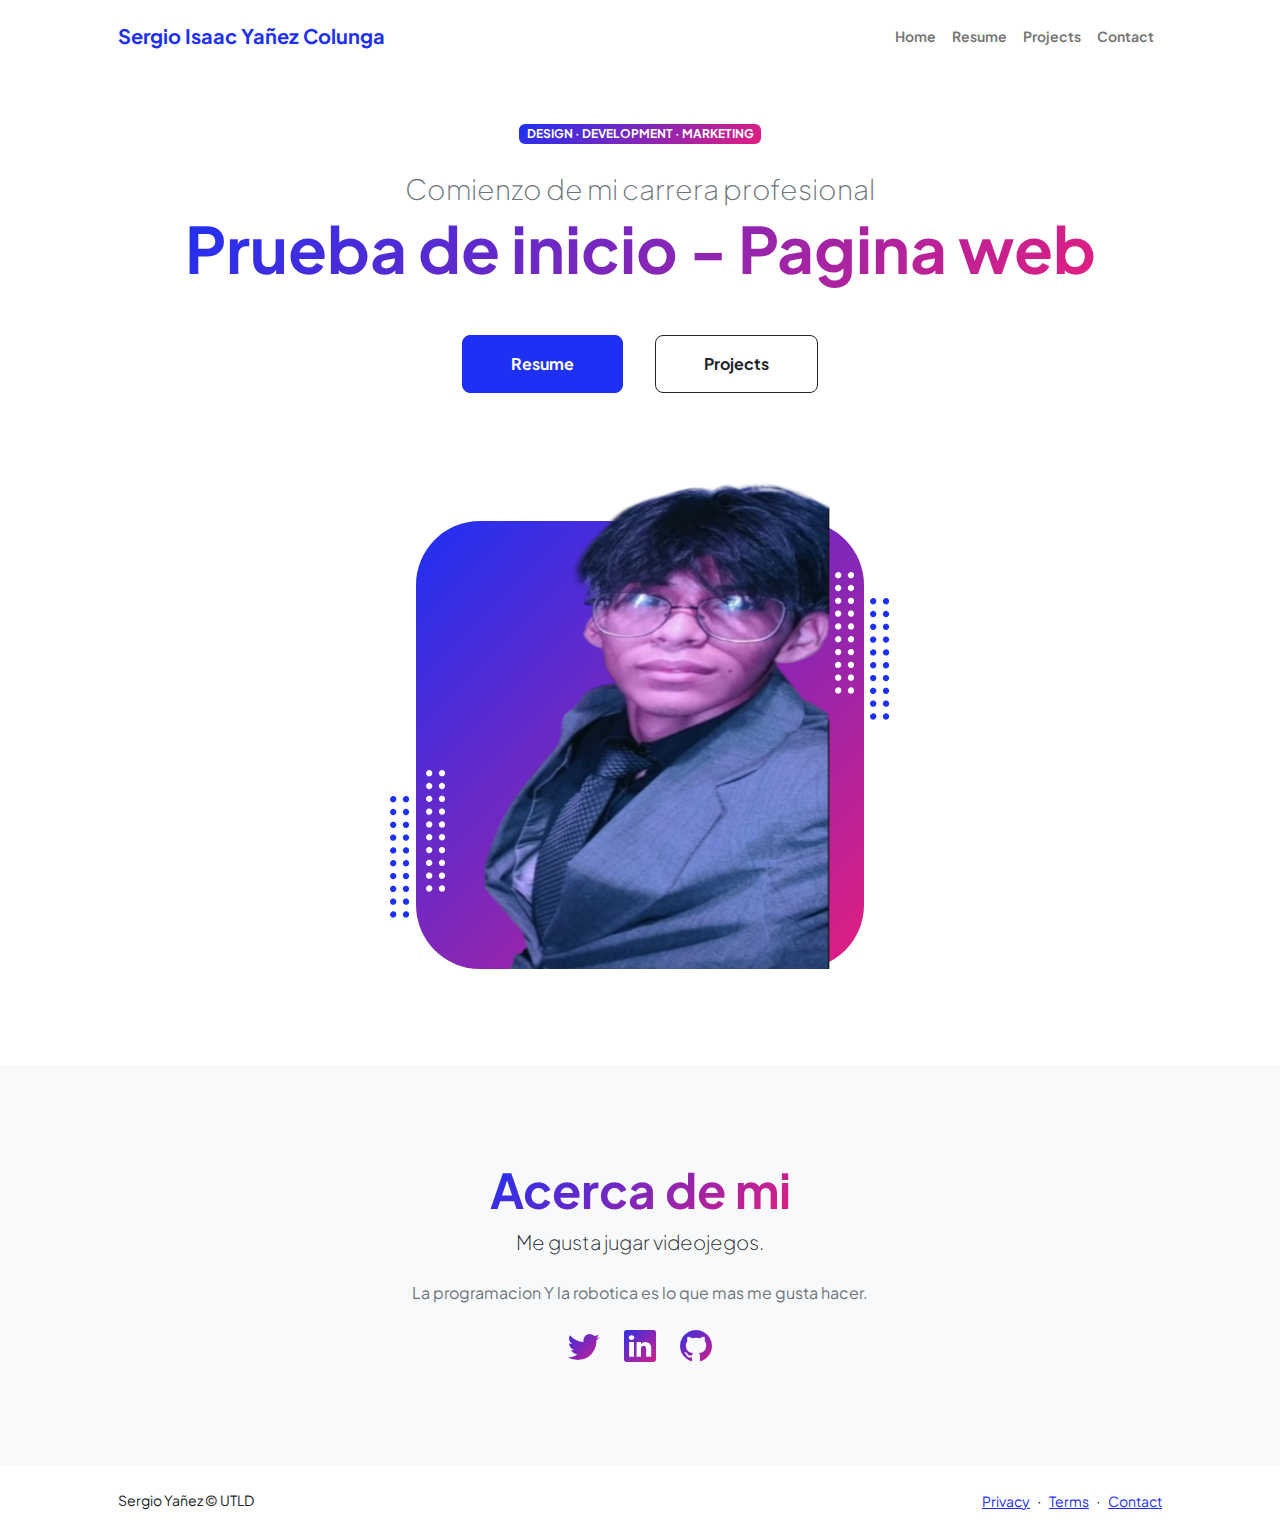
<file: index.html>
<!DOCTYPE html>
<html lang="en">
    <head>
        <meta charset="utf-8" />
        <meta name="viewport" content="width=device-width, initial-scale=1, shrink-to-fit=no" />
        <meta name="description" content="" />
        <meta name="author" content="" />
        <title>Personal - Start Bootstrap Theme</title>
        <!-- Favicon-->
        <link rel="icon" type="image/x-icon" href="assets/favicon.ico" />
        <!-- Custom Google font-->
        <link rel="preconnect" href="https://fonts.googleapis.com" />
        <link rel="preconnect" href="https://fonts.gstatic.com" crossorigin />
        <link href="https://fonts.googleapis.com/css2?family=Plus+Jakarta+Sans:wght@100;200;300;400;500;600;700;800;900&amp;display=swap" rel="stylesheet" />
        <!-- Bootstrap icons-->
        <link href="https://cdn.jsdelivr.net/npm/bootstrap-icons@1.8.1/font/bootstrap-icons.css" rel="stylesheet" />
        <!-- Core theme CSS (includes Bootstrap)-->
        <link href="css/styles.css" rel="stylesheet" />
    </head>
    <body class="d-flex flex-column h-100">
        <main class="flex-shrink-0">
            <!-- Navigation-->
            <nav class="navbar navbar-expand-lg navbar-light bg-white py-3">
                <div class="container px-5">
                    <a class="navbar-brand" href="index.html"><span class="fw-bolder text-primary">Sergio Isaac Yañez Colunga</span></a>
                    <button class="navbar-toggler" type="button" data-bs-toggle="collapse" data-bs-target="#navbarSupportedContent" aria-controls="navbarSupportedContent" aria-expanded="false" aria-label="Toggle navigation"><span class="navbar-toggler-icon"></span></button>
                    <div class="collapse navbar-collapse" id="navbarSupportedContent">
                        <ul class="navbar-nav ms-auto mb-2 mb-lg-0 small fw-bolder">
                            <li class="nav-item"><a class="nav-link" href="index.html">Home</a></li>
                            <li class="nav-item"><a class="nav-link" href="resume.html">Resume</a></li>
                            <li class="nav-item"><a class="nav-link" href="projects.html">Projects</a></li>
                            <li class="nav-item"><a class="nav-link" href="contact.html">Contact</a></li>
                        </ul>
                    </div>
                </div>
            </nav>
            <!-- Header-->
            <header class="py-5">
                <div class="container px-5 pb-5">
                    <div class="row gx-5 align-items-center">
                        <div class="col-xxl-5">
                            <!-- Header text content-->
                            <div class="text-center text-xxl-start">
                                <div class="badge bg-gradient-primary-to-secondary text-white mb-4"><div class="text-uppercase">Design &middot; Development &middot; Marketing</div></div>
                                <div class="fs-3 fw-light text-muted">Comienzo de mi carrera profesional</div>
                                <h1 class="display-3 fw-bolder mb-5"><span class="text-gradient d-inline">Prueba de inicio - Pagina web</span></h1>
                                <div class="d-grid gap-3 d-sm-flex justify-content-sm-center justify-content-xxl-start mb-3">
                                    <a class="btn btn-primary btn-lg px-5 py-3 me-sm-3 fs-6 fw-bolder" href="resume.html">Resume</a>
                                    <a class="btn btn-outline-dark btn-lg px-5 py-3 fs-6 fw-bolder" href="projects.html">Projects</a>
                                </div>
                            </div>
                        </div>
                        <div class="col-xxl-7">
                            <!-- Header profile picture-->
                            <div class="d-flex justify-content-center mt-5 mt-xxl-0">
                                <div class="profile bg-gradient-primary-to-secondary">
                                    <!-- TIP: For best results, use a photo with a transparent background like the demo example below-->
                                    <!-- Watch a tutorial on how to do this on YouTube (link)-->
                                    <img class="profile-img" src="assets/profile.png" alt="..." />
                                    <div class="dots-1">
                                        <!-- SVG Dots-->
                                        <svg version="1.1" xmlns="http://www.w3.org/2000/svg" xmlns:xlink="http://www.w3.org/1999/xlink" x="0px" y="0px" viewBox="0 0 191.6 1215.4" style="enable-background: new 0 0 191.6 1215.4" xml:space="preserve">
                                            <g transform="translate(0.000000,1280.000000) scale(0.100000,-0.100000)">
                                                <path d="M227.7,12788.6c-105-35-200-141-222-248c-43-206,163-412,369-369c155,32,275,190,260,339c-11,105-90,213-190,262        C383.7,12801.6,289.7,12808.6,227.7,12788.6z"></path>
                                                <path d="M1507.7,12788.6c-151-50-253-216-222-362c25-119,136-230,254-255c194-41,395,142,375,339c-11,105-90,213-190,262        C1663.7,12801.6,1569.7,12808.6,1507.7,12788.6z"></path>
                                                <path d="M227.7,11508.6c-105-35-200-141-222-248c-43-206,163-412,369-369c155,32,275,190,260,339c-11,105-90,213-190,262        C383.7,11521.6,289.7,11528.6,227.7,11508.6z"></path>
                                                <path d="M1507.7,11508.6c-151-50-253-216-222-362c25-119,136-230,254-255c194-41,395,142,375,339c-11,105-90,213-190,262        C1663.7,11521.6,1569.7,11528.6,1507.7,11508.6z"></path>
                                                <path d="M227.7,10228.6c-105-35-200-141-222-248c-43-206,163-412,369-369c155,32,275,190,260,339c-11,105-90,213-190,262        C383.7,10241.6,289.7,10248.6,227.7,10228.6z"></path>
                                                <path d="M1507.7,10228.6c-105-35-200-141-222-248c-43-206,163-412,369-369c155,32,275,190,260,339c-11,105-90,213-190,262        C1663.7,10241.6,1569.7,10248.6,1507.7,10228.6z"></path>
                                                <path d="M227.7,8948.6c-105-35-200-141-222-248c-43-206,163-412,369-369c155,32,275,190,260,339c-11,105-90,213-190,262        C383.7,8961.6,289.7,8968.6,227.7,8948.6z"></path>
                                                <path d="M1507.7,8948.6c-105-35-200-141-222-248c-43-206,163-412,369-369c155,32,275,190,260,339c-11,105-90,213-190,262        C1663.7,8961.6,1569.7,8968.6,1507.7,8948.6z"></path>
                                                <path d="M227.7,7668.6c-105-35-200-141-222-248c-43-206,163-412,369-369c155,32,275,190,260,339c-11,105-90,213-190,262        C383.7,7681.6,289.7,7688.6,227.7,7668.6z"></path>
                                                <path d="M1507.7,7668.6c-105-35-200-141-222-248c-43-206,163-412,369-369c155,32,275,190,260,339c-11,105-90,213-190,262        C1663.7,7681.6,1569.7,7688.6,1507.7,7668.6z"></path>
                                                <path d="M227.7,6388.6c-105-35-200-141-222-248c-43-206,163-412,369-369c155,32,275,190,260,339c-11,105-90,213-190,262        C383.7,6401.6,289.7,6408.6,227.7,6388.6z"></path>
                                                <path d="M1507.7,6388.6c-105-35-200-141-222-248c-43-206,163-412,369-369c155,32,275,190,260,339c-11,105-90,213-190,262        C1663.7,6401.6,1569.7,6408.6,1507.7,6388.6z"></path>
                                                <path d="M227.7,5108.6c-105-35-200-141-222-248c-43-206,163-412,369-369c155,32,275,190,260,339c-11,105-90,213-190,262        C383.7,5121.6,289.7,5128.6,227.7,5108.6z"></path>
                                                <path d="M1507.7,5108.6c-105-35-200-141-222-248c-43-206,163-412,369-369c155,32,275,190,260,339c-11,105-90,213-190,262        C1663.7,5121.6,1569.7,5128.6,1507.7,5108.6z"></path>
                                                <path d="M227.7,3828.6c-105-35-200-141-222-248c-43-206,163-412,369-369c155,32,275,190,260,339c-11,105-90,213-190,262        C383.7,3841.6,289.7,3848.6,227.7,3828.6z"></path>
                                                <path d="M1507.7,3828.6c-105-35-200-141-222-248c-43-206,163-412,369-369c155,32,275,190,260,339c-11,105-90,213-190,262        C1663.7,3841.6,1569.7,3848.6,1507.7,3828.6z"></path>
                                                <path d="M227.7,2548.6c-105-35-200-141-222-248c-43-206,163-412,369-369c155,32,275,190,260,339c-11,105-90,213-190,262        C383.7,2561.6,289.7,2568.6,227.7,2548.6z"></path>
                                                <path d="M1507.7,2548.6c-105-35-200-141-222-248c-43-206,163-412,369-369c155,32,275,190,260,339c-11,105-90,213-190,262        C1663.7,2561.6,1569.7,2568.6,1507.7,2548.6z"></path>
                                                <path d="M227.7,1268.6c-105-35-200-141-222-248c-43-206,163-412,369-369c155,32,275,190,260,339c-11,105-90,213-190,262        C383.7,1281.6,289.7,1288.6,227.7,1268.6z"></path>
                                                <path d="M1507.7,1268.6c-105-35-200-141-222-248c-43-206,163-412,369-369c155,32,275,190,260,339c-11,105-90,213-190,262        C1663.7,1281.6,1569.7,1288.6,1507.7,1268.6z"></path>
                                            </g>
                                        </svg>
                                        <!-- END of SVG dots-->
                                    </div>
                                    <div class="dots-2">
                                        <!-- SVG Dots-->
                                        <svg version="1.1" xmlns="http://www.w3.org/2000/svg" xmlns:xlink="http://www.w3.org/1999/xlink" x="0px" y="0px" viewBox="0 0 191.6 1215.4" style="enable-background: new 0 0 191.6 1215.4" xml:space="preserve">
                                            <g transform="translate(0.000000,1280.000000) scale(0.100000,-0.100000)">
                                                <path d="M227.7,12788.6c-105-35-200-141-222-248c-43-206,163-412,369-369c155,32,275,190,260,339c-11,105-90,213-190,262        C383.7,12801.6,289.7,12808.6,227.7,12788.6z"></path>
                                                <path d="M1507.7,12788.6c-151-50-253-216-222-362c25-119,136-230,254-255c194-41,395,142,375,339c-11,105-90,213-190,262        C1663.7,12801.6,1569.7,12808.6,1507.7,12788.6z"></path>
                                                <path d="M227.7,11508.6c-105-35-200-141-222-248c-43-206,163-412,369-369c155,32,275,190,260,339c-11,105-90,213-190,262        C383.7,11521.6,289.7,11528.6,227.7,11508.6z"></path>
                                                <path d="M1507.7,11508.6c-151-50-253-216-222-362c25-119,136-230,254-255c194-41,395,142,375,339c-11,105-90,213-190,262        C1663.7,11521.6,1569.7,11528.6,1507.7,11508.6z"></path>
                                                <path d="M227.7,10228.6c-105-35-200-141-222-248c-43-206,163-412,369-369c155,32,275,190,260,339c-11,105-90,213-190,262        C383.7,10241.6,289.7,10248.6,227.7,10228.6z"></path>
                                                <path d="M1507.7,10228.6c-105-35-200-141-222-248c-43-206,163-412,369-369c155,32,275,190,260,339c-11,105-90,213-190,262        C1663.7,10241.6,1569.7,10248.6,1507.7,10228.6z"></path>
                                                <path d="M227.7,8948.6c-105-35-200-141-222-248c-43-206,163-412,369-369c155,32,275,190,260,339c-11,105-90,213-190,262        C383.7,8961.6,289.7,8968.6,227.7,8948.6z"></path>
                                                <path d="M1507.7,8948.6c-105-35-200-141-222-248c-43-206,163-412,369-369c155,32,275,190,260,339c-11,105-90,213-190,262        C1663.7,8961.6,1569.7,8968.6,1507.7,8948.6z"></path>
                                                <path d="M227.7,7668.6c-105-35-200-141-222-248c-43-206,163-412,369-369c155,32,275,190,260,339c-11,105-90,213-190,262        C383.7,7681.6,289.7,7688.6,227.7,7668.6z"></path>
                                                <path d="M1507.7,7668.6c-105-35-200-141-222-248c-43-206,163-412,369-369c155,32,275,190,260,339c-11,105-90,213-190,262        C1663.7,7681.6,1569.7,7688.6,1507.7,7668.6z"></path>
                                                <path d="M227.7,6388.6c-105-35-200-141-222-248c-43-206,163-412,369-369c155,32,275,190,260,339c-11,105-90,213-190,262        C383.7,6401.6,289.7,6408.6,227.7,6388.6z"></path>
                                                <path d="M1507.7,6388.6c-105-35-200-141-222-248c-43-206,163-412,369-369c155,32,275,190,260,339c-11,105-90,213-190,262        C1663.7,6401.6,1569.7,6408.6,1507.7,6388.6z"></path>
                                                <path d="M227.7,5108.6c-105-35-200-141-222-248c-43-206,163-412,369-369c155,32,275,190,260,339c-11,105-90,213-190,262        C383.7,5121.6,289.7,5128.6,227.7,5108.6z"></path>
                                                <path d="M1507.7,5108.6c-105-35-200-141-222-248c-43-206,163-412,369-369c155,32,275,190,260,339c-11,105-90,213-190,262        C1663.7,5121.6,1569.7,5128.6,1507.7,5108.6z"></path>
                                                <path d="M227.7,3828.6c-105-35-200-141-222-248c-43-206,163-412,369-369c155,32,275,190,260,339c-11,105-90,213-190,262        C383.7,3841.6,289.7,3848.6,227.7,3828.6z"></path>
                                                <path d="M1507.7,3828.6c-105-35-200-141-222-248c-43-206,163-412,369-369c155,32,275,190,260,339c-11,105-90,213-190,262        C1663.7,3841.6,1569.7,3848.6,1507.7,3828.6z"></path>
                                                <path d="M227.7,2548.6c-105-35-200-141-222-248c-43-206,163-412,369-369c155,32,275,190,260,339c-11,105-90,213-190,262        C383.7,2561.6,289.7,2568.6,227.7,2548.6z"></path>
                                                <path d="M1507.7,2548.6c-105-35-200-141-222-248c-43-206,163-412,369-369c155,32,275,190,260,339c-11,105-90,213-190,262        C1663.7,2561.6,1569.7,2568.6,1507.7,2548.6z"></path>
                                                <path d="M227.7,1268.6c-105-35-200-141-222-248c-43-206,163-412,369-369c155,32,275,190,260,339c-11,105-90,213-190,262        C383.7,1281.6,289.7,1288.6,227.7,1268.6z"></path>
                                                <path d="M1507.7,1268.6c-105-35-200-141-222-248c-43-206,163-412,369-369c155,32,275,190,260,339c-11,105-90,213-190,262        C1663.7,1281.6,1569.7,1288.6,1507.7,1268.6z"></path>
                                            </g>
                                        </svg>
                                        <!-- END of SVG dots-->
                                    </div>
                                    <div class="dots-3">
                                        <!-- SVG Dots-->
                                        <svg version="1.1" xmlns="http://www.w3.org/2000/svg" xmlns:xlink="http://www.w3.org/1999/xlink" x="0px" y="0px" viewBox="0 0 191.6 1215.4" style="enable-background: new 0 0 191.6 1215.4" xml:space="preserve">
                                            <g transform="translate(0.000000,1280.000000) scale(0.100000,-0.100000)">
                                                <path d="M227.7,12788.6c-105-35-200-141-222-248c-43-206,163-412,369-369c155,32,275,190,260,339c-11,105-90,213-190,262        C383.7,12801.6,289.7,12808.6,227.7,12788.6z"></path>
                                                <path d="M1507.7,12788.6c-151-50-253-216-222-362c25-119,136-230,254-255c194-41,395,142,375,339c-11,105-90,213-190,262        C1663.7,12801.6,1569.7,12808.6,1507.7,12788.6z"></path>
                                                <path d="M227.7,11508.6c-105-35-200-141-222-248c-43-206,163-412,369-369c155,32,275,190,260,339c-11,105-90,213-190,262        C383.7,11521.6,289.7,11528.6,227.7,11508.6z"></path>
                                                <path d="M1507.7,11508.6c-151-50-253-216-222-362c25-119,136-230,254-255c194-41,395,142,375,339c-11,105-90,213-190,262        C1663.7,11521.6,1569.7,11528.6,1507.7,11508.6z"></path>
                                                <path d="M227.7,10228.6c-105-35-200-141-222-248c-43-206,163-412,369-369c155,32,275,190,260,339c-11,105-90,213-190,262        C383.7,10241.6,289.7,10248.6,227.7,10228.6z"></path>
                                                <path d="M1507.7,10228.6c-105-35-200-141-222-248c-43-206,163-412,369-369c155,32,275,190,260,339c-11,105-90,213-190,262        C1663.7,10241.6,1569.7,10248.6,1507.7,10228.6z"></path>
                                                <path d="M227.7,8948.6c-105-35-200-141-222-248c-43-206,163-412,369-369c155,32,275,190,260,339c-11,105-90,213-190,262        C383.7,8961.6,289.7,8968.6,227.7,8948.6z"></path>
                                                <path d="M1507.7,8948.6c-105-35-200-141-222-248c-43-206,163-412,369-369c155,32,275,190,260,339c-11,105-90,213-190,262        C1663.7,8961.6,1569.7,8968.6,1507.7,8948.6z"></path>
                                                <path d="M227.7,7668.6c-105-35-200-141-222-248c-43-206,163-412,369-369c155,32,275,190,260,339c-11,105-90,213-190,262        C383.7,7681.6,289.7,7688.6,227.7,7668.6z"></path>
                                                <path d="M1507.7,7668.6c-105-35-200-141-222-248c-43-206,163-412,369-369c155,32,275,190,260,339c-11,105-90,213-190,262        C1663.7,7681.6,1569.7,7688.6,1507.7,7668.6z"></path>
                                                <path d="M227.7,6388.6c-105-35-200-141-222-248c-43-206,163-412,369-369c155,32,275,190,260,339c-11,105-90,213-190,262        C383.7,6401.6,289.7,6408.6,227.7,6388.6z"></path>
                                                <path d="M1507.7,6388.6c-105-35-200-141-222-248c-43-206,163-412,369-369c155,32,275,190,260,339c-11,105-90,213-190,262        C1663.7,6401.6,1569.7,6408.6,1507.7,6388.6z"></path>
                                                <path d="M227.7,5108.6c-105-35-200-141-222-248c-43-206,163-412,369-369c155,32,275,190,260,339c-11,105-90,213-190,262        C383.7,5121.6,289.7,5128.6,227.7,5108.6z"></path>
                                                <path d="M1507.7,5108.6c-105-35-200-141-222-248c-43-206,163-412,369-369c155,32,275,190,260,339c-11,105-90,213-190,262        C1663.7,5121.6,1569.7,5128.6,1507.7,5108.6z"></path>
                                                <path d="M227.7,3828.6c-105-35-200-141-222-248c-43-206,163-412,369-369c155,32,275,190,260,339c-11,105-90,213-190,262        C383.7,3841.6,289.7,3848.6,227.7,3828.6z"></path>
                                                <path d="M1507.7,3828.6c-105-35-200-141-222-248c-43-206,163-412,369-369c155,32,275,190,260,339c-11,105-90,213-190,262        C1663.7,3841.6,1569.7,3848.6,1507.7,3828.6z"></path>
                                                <path d="M227.7,2548.6c-105-35-200-141-222-248c-43-206,163-412,369-369c155,32,275,190,260,339c-11,105-90,213-190,262        C383.7,2561.6,289.7,2568.6,227.7,2548.6z"></path>
                                                <path d="M1507.7,2548.6c-105-35-200-141-222-248c-43-206,163-412,369-369c155,32,275,190,260,339c-11,105-90,213-190,262        C1663.7,2561.6,1569.7,2568.6,1507.7,2548.6z"></path>
                                                <path d="M227.7,1268.6c-105-35-200-141-222-248c-43-206,163-412,369-369c155,32,275,190,260,339c-11,105-90,213-190,262        C383.7,1281.6,289.7,1288.6,227.7,1268.6z"></path>
                                                <path d="M1507.7,1268.6c-105-35-200-141-222-248c-43-206,163-412,369-369c155,32,275,190,260,339c-11,105-90,213-190,262        C1663.7,1281.6,1569.7,1288.6,1507.7,1268.6z"></path>
                                            </g>
                                        </svg>
                                        <!-- END of SVG dots-->
                                    </div>
                                    <div class="dots-4">
                                        <!-- SVG Dots-->
                                        <svg version="1.1" xmlns="http://www.w3.org/2000/svg" xmlns:xlink="http://www.w3.org/1999/xlink" x="0px" y="0px" viewBox="0 0 191.6 1215.4" style="enable-background: new 0 0 191.6 1215.4" xml:space="preserve">
                                            <g transform="translate(0.000000,1280.000000) scale(0.100000,-0.100000)">
                                                <path d="M227.7,12788.6c-105-35-200-141-222-248c-43-206,163-412,369-369c155,32,275,190,260,339c-11,105-90,213-190,262        C383.7,12801.6,289.7,12808.6,227.7,12788.6z"></path>
                                                <path d="M1507.7,12788.6c-151-50-253-216-222-362c25-119,136-230,254-255c194-41,395,142,375,339c-11,105-90,213-190,262        C1663.7,12801.6,1569.7,12808.6,1507.7,12788.6z"></path>
                                                <path d="M227.7,11508.6c-105-35-200-141-222-248c-43-206,163-412,369-369c155,32,275,190,260,339c-11,105-90,213-190,262        C383.7,11521.6,289.7,11528.6,227.7,11508.6z"></path>
                                                <path d="M1507.7,11508.6c-151-50-253-216-222-362c25-119,136-230,254-255c194-41,395,142,375,339c-11,105-90,213-190,262        C1663.7,11521.6,1569.7,11528.6,1507.7,11508.6z"></path>
                                                <path d="M227.7,10228.6c-105-35-200-141-222-248c-43-206,163-412,369-369c155,32,275,190,260,339c-11,105-90,213-190,262        C383.7,10241.6,289.7,10248.6,227.7,10228.6z"></path>
                                                <path d="M1507.7,10228.6c-105-35-200-141-222-248c-43-206,163-412,369-369c155,32,275,190,260,339c-11,105-90,213-190,262        C1663.7,10241.6,1569.7,10248.6,1507.7,10228.6z"></path>
                                                <path d="M227.7,8948.6c-105-35-200-141-222-248c-43-206,163-412,369-369c155,32,275,190,260,339c-11,105-90,213-190,262        C383.7,8961.6,289.7,8968.6,227.7,8948.6z"></path>
                                                <path d="M1507.7,8948.6c-105-35-200-141-222-248c-43-206,163-412,369-369c155,32,275,190,260,339c-11,105-90,213-190,262        C1663.7,8961.6,1569.7,8968.6,1507.7,8948.6z"></path>
                                                <path d="M227.7,7668.6c-105-35-200-141-222-248c-43-206,163-412,369-369c155,32,275,190,260,339c-11,105-90,213-190,262        C383.7,7681.6,289.7,7688.6,227.7,7668.6z"></path>
                                                <path d="M1507.7,7668.6c-105-35-200-141-222-248c-43-206,163-412,369-369c155,32,275,190,260,339c-11,105-90,213-190,262        C1663.7,7681.6,1569.7,7688.6,1507.7,7668.6z"></path>
                                                <path d="M227.7,6388.6c-105-35-200-141-222-248c-43-206,163-412,369-369c155,32,275,190,260,339c-11,105-90,213-190,262        C383.7,6401.6,289.7,6408.6,227.7,6388.6z"></path>
                                                <path d="M1507.7,6388.6c-105-35-200-141-222-248c-43-206,163-412,369-369c155,32,275,190,260,339c-11,105-90,213-190,262        C1663.7,6401.6,1569.7,6408.6,1507.7,6388.6z"></path>
                                                <path d="M227.7,5108.6c-105-35-200-141-222-248c-43-206,163-412,369-369c155,32,275,190,260,339c-11,105-90,213-190,262        C383.7,5121.6,289.7,5128.6,227.7,5108.6z"></path>
                                                <path d="M1507.7,5108.6c-105-35-200-141-222-248c-43-206,163-412,369-369c155,32,275,190,260,339c-11,105-90,213-190,262        C1663.7,5121.6,1569.7,5128.6,1507.7,5108.6z"></path>
                                                <path d="M227.7,3828.6c-105-35-200-141-222-248c-43-206,163-412,369-369c155,32,275,190,260,339c-11,105-90,213-190,262        C383.7,3841.6,289.7,3848.6,227.7,3828.6z"></path>
                                                <path d="M1507.7,3828.6c-105-35-200-141-222-248c-43-206,163-412,369-369c155,32,275,190,260,339c-11,105-90,213-190,262        C1663.7,3841.6,1569.7,3848.6,1507.7,3828.6z"></path>
                                                <path d="M227.7,2548.6c-105-35-200-141-222-248c-43-206,163-412,369-369c155,32,275,190,260,339c-11,105-90,213-190,262        C383.7,2561.6,289.7,2568.6,227.7,2548.6z"></path>
                                                <path d="M1507.7,2548.6c-105-35-200-141-222-248c-43-206,163-412,369-369c155,32,275,190,260,339c-11,105-90,213-190,262        C1663.7,2561.6,1569.7,2568.6,1507.7,2548.6z"></path>
                                                <path d="M227.7,1268.6c-105-35-200-141-222-248c-43-206,163-412,369-369c155,32,275,190,260,339c-11,105-90,213-190,262        C383.7,1281.6,289.7,1288.6,227.7,1268.6z"></path>
                                                <path d="M1507.7,1268.6c-105-35-200-141-222-248c-43-206,163-412,369-369c155,32,275,190,260,339c-11,105-90,213-190,262        C1663.7,1281.6,1569.7,1288.6,1507.7,1268.6z"></path>
                                            </g>
                                        </svg>
                                        <!-- END of SVG dots-->
                                    </div>
                                </div>
                            </div>
                        </div>
                    </div>
                </div>
            </header>
            <!-- About Section-->
            <section class="bg-light py-5">
                <div class="container px-5">
                    <div class="row gx-5 justify-content-center">
                        <div class="col-xxl-8">
                            <div class="text-center my-5">
                                <h2 class="display-5 fw-bolder"><span class="text-gradient d-inline">Acerca de mi</span></h2>
                                <p class="lead fw-light mb-4">Me gusta jugar videojegos.</p>
                                <p class="text-muted">La programacion Y la robotica es lo que mas me gusta hacer.</p>
                                <div class="d-flex justify-content-center fs-2 gap-4">
                                    <a class="text-gradient" href="#!"><i class="bi bi-twitter"></i></a>
                                    <a class="text-gradient" href="#!"><i class="bi bi-linkedin"></i></a>
                                    <a class="text-gradient" href="#!"><i class="bi bi-github"></i></a>
                                </div>
                            </div>
                        </div>
                    </div>
                </div>
            </section>
        </main>
        <!-- Footer-->
        <footer class="bg-white py-4 mt-auto">
            <div class="container px-5">
                <div class="row align-items-center justify-content-between flex-column flex-sm-row">
                    <div class="col-auto"><div class="small m-0">Sergio Yañez &copy; UTLD</div></div>
                    <div class="col-auto">
                        <a class="small" href="#!">Privacy</a>
                        <span class="mx-1">&middot;</span>
                        <a class="small" href="#!">Terms</a>
                        <span class="mx-1">&middot;</span>
                        <a class="small" href="#!">Contact</a>
                    </div>
                </div>
            </div>
        </footer>
        <!-- Bootstrap core JS-->
        <script src="https://cdn.jsdelivr.net/npm/bootstrap@5.2.3/dist/js/bootstrap.bundle.min.js"></script>
        <!-- Core theme JS-->
        <script src="js/scripts.js"></script>
    </body>
</html>
</file>
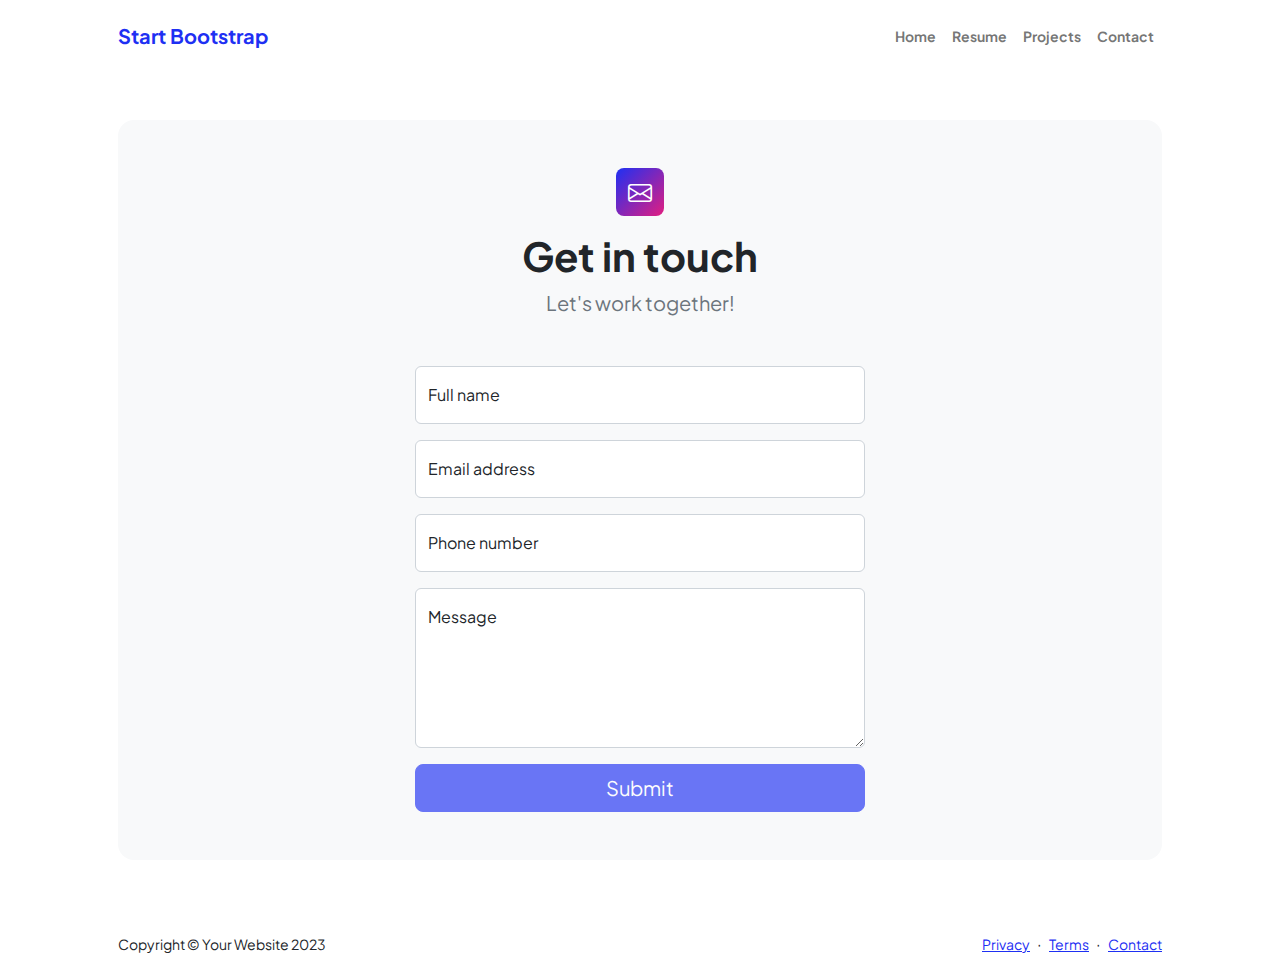
<file: contact.html>
<!DOCTYPE html>
<html lang="en">
    <head>
        <meta charset="utf-8" />
        <meta name="viewport" content="width=device-width, initial-scale=1, shrink-to-fit=no" />
        <meta name="description" content />
        <meta name="author" content />
        <title>Modern Business - Start Bootstrap Template</title>
        <!-- Favicon-->
        <link rel="icon" type="image/x-icon" href="assets/favicon.ico" />
        <!-- Custom Google font-->
        <link rel="preconnect" href="https://fonts.googleapis.com" />
        <link rel="preconnect" href="https://fonts.gstatic.com" crossorigin />
        <link href="https://fonts.googleapis.com/css2?family=Plus+Jakarta+Sans:wght@100;200;300;400;500;600;700;800;900&amp;display=swap" rel="stylesheet" />
        <!-- Bootstrap icons-->
        <link href="https://cdn.jsdelivr.net/npm/bootstrap-icons@1.8.1/font/bootstrap-icons.css" rel="stylesheet" />
        <!-- Core theme CSS (includes Bootstrap)-->
        <link href="css/styles.css" rel="stylesheet" />
    </head>
    <body class="d-flex flex-column">
        <main class="flex-shrink-0">
            <!-- Navigation-->
            <nav class="navbar navbar-expand-lg navbar-light bg-white py-3">
                <div class="container px-5">
                    <a class="navbar-brand" href="index.html"><span class="fw-bolder text-primary">Start Bootstrap</span></a>
                    <button class="navbar-toggler" type="button" data-bs-toggle="collapse" data-bs-target="#navbarSupportedContent" aria-controls="navbarSupportedContent" aria-expanded="false" aria-label="Toggle navigation"><span class="navbar-toggler-icon"></span></button>
                    <div class="collapse navbar-collapse" id="navbarSupportedContent">
                        <ul class="navbar-nav ms-auto mb-2 mb-lg-0 small fw-bolder">
                            <li class="nav-item"><a class="nav-link" href="index.html">Home</a></li>
                            <li class="nav-item"><a class="nav-link" href="resume.html">Resume</a></li>
                            <li class="nav-item"><a class="nav-link" href="projects.html">Projects</a></li>
                            <li class="nav-item"><a class="nav-link" href="contact.html">Contact</a></li>
                        </ul>
                    </div>
                </div>
            </nav>
            <!-- Page content-->
            <section class="py-5">
                <div class="container px-5">
                    <!-- Contact form-->
                    <div class="bg-light rounded-4 py-5 px-4 px-md-5">
                        <div class="text-center mb-5">
                            <div class="feature bg-primary bg-gradient-primary-to-secondary text-white rounded-3 mb-3"><i class="bi bi-envelope"></i></div>
                            <h1 class="fw-bolder">Get in touch</h1>
                            <p class="lead fw-normal text-muted mb-0">Let's work together!</p>
                        </div>
                        <div class="row gx-5 justify-content-center">
                            <div class="col-lg-8 col-xl-6">
                                <!-- * * * * * * * * * * * * * * *-->
                                <!-- * * SB Forms Contact Form * *-->
                                <!-- * * * * * * * * * * * * * * *-->
                                <!-- This form is pre-integrated with SB Forms.-->
                                <!-- To make this form functional, sign up at-->
                                <!-- https://startbootstrap.com/solution/contact-forms-->
                                <!-- to get an API token!-->
                                <form id="contactForm" data-sb-form-api-token="API_TOKEN">
                                    <!-- Name input-->
                                    <div class="form-floating mb-3">
                                        <input class="form-control" id="name" type="text" placeholder="Enter your name..." data-sb-validations="required" />
                                        <label for="name">Full name</label>
                                        <div class="invalid-feedback" data-sb-feedback="name:required">A name is required.</div>
                                    </div>
                                    <!-- Email address input-->
                                    <div class="form-floating mb-3">
                                        <input class="form-control" id="email" type="email" placeholder="name@example.com" data-sb-validations="required,email" />
                                        <label for="email">Email address</label>
                                        <div class="invalid-feedback" data-sb-feedback="email:required">An email is required.</div>
                                        <div class="invalid-feedback" data-sb-feedback="email:email">Email is not valid.</div>
                                    </div>
                                    <!-- Phone number input-->
                                    <div class="form-floating mb-3">
                                        <input class="form-control" id="phone" type="tel" placeholder="(123) 456-7890" data-sb-validations="required" />
                                        <label for="phone">Phone number</label>
                                        <div class="invalid-feedback" data-sb-feedback="phone:required">A phone number is required.</div>
                                    </div>
                                    <!-- Message input-->
                                    <div class="form-floating mb-3">
                                        <textarea class="form-control" id="message" type="text" placeholder="Enter your message here..." style="height: 10rem" data-sb-validations="required"></textarea>
                                        <label for="message">Message</label>
                                        <div class="invalid-feedback" data-sb-feedback="message:required">A message is required.</div>
                                    </div>
                                    <!-- Submit success message-->
                                    <!---->
                                    <!-- This is what your users will see when the form-->
                                    <!-- has successfully submitted-->
                                    <div class="d-none" id="submitSuccessMessage">
                                        <div class="text-center mb-3">
                                            <div class="fw-bolder">Form submission successful!</div>
                                            To activate this form, sign up at
                                            <br />
                                            <a href="https://startbootstrap.com/solution/contact-forms">https://startbootstrap.com/solution/contact-forms</a>
                                        </div>
                                    </div>
                                    <!-- Submit error message-->
                                    <!---->
                                    <!-- This is what your users will see when there is-->
                                    <!-- an error submitting the form-->
                                    <div class="d-none" id="submitErrorMessage"><div class="text-center text-danger mb-3">Error sending message!</div></div>
                                    <!-- Submit Button-->
                                    <div class="d-grid"><button class="btn btn-primary btn-lg disabled" id="submitButton" type="submit">Submit</button></div>
                                </form>
                            </div>
                        </div>
                    </div>
                </div>
            </section>
        </main>
        <!-- Footer-->
        <footer class="bg-white py-4 mt-auto">
            <div class="container px-5">
                <div class="row align-items-center justify-content-between flex-column flex-sm-row">
                    <div class="col-auto"><div class="small m-0">Copyright &copy; Your Website 2023</div></div>
                    <div class="col-auto">
                        <a class="small" href="#!">Privacy</a>
                        <span class="mx-1">&middot;</span>
                        <a class="small" href="#!">Terms</a>
                        <span class="mx-1">&middot;</span>
                        <a class="small" href="#!">Contact</a>
                    </div>
                </div>
            </div>
        </footer>
        <!-- Bootstrap core JS-->
        <script src="https://cdn.jsdelivr.net/npm/bootstrap@5.2.3/dist/js/bootstrap.bundle.min.js"></script>
        <!-- Core theme JS-->
        <script src="js/scripts.js"></script>
        <!-- * * * * * * * * * * * * * * * * * * * * * * * * * * * * * * * * * * * * * * * *-->
        <!-- * *                               SB Forms JS                               * *-->
        <!-- * * Activate your form at https://startbootstrap.com/solution/contact-forms * *-->
        <!-- * * * * * * * * * * * * * * * * * * * * * * * * * * * * * * * * * * * * * * * *-->
        <script src="https://cdn.startbootstrap.com/sb-forms-latest.js"></script>
    </body>
</html>
</file>
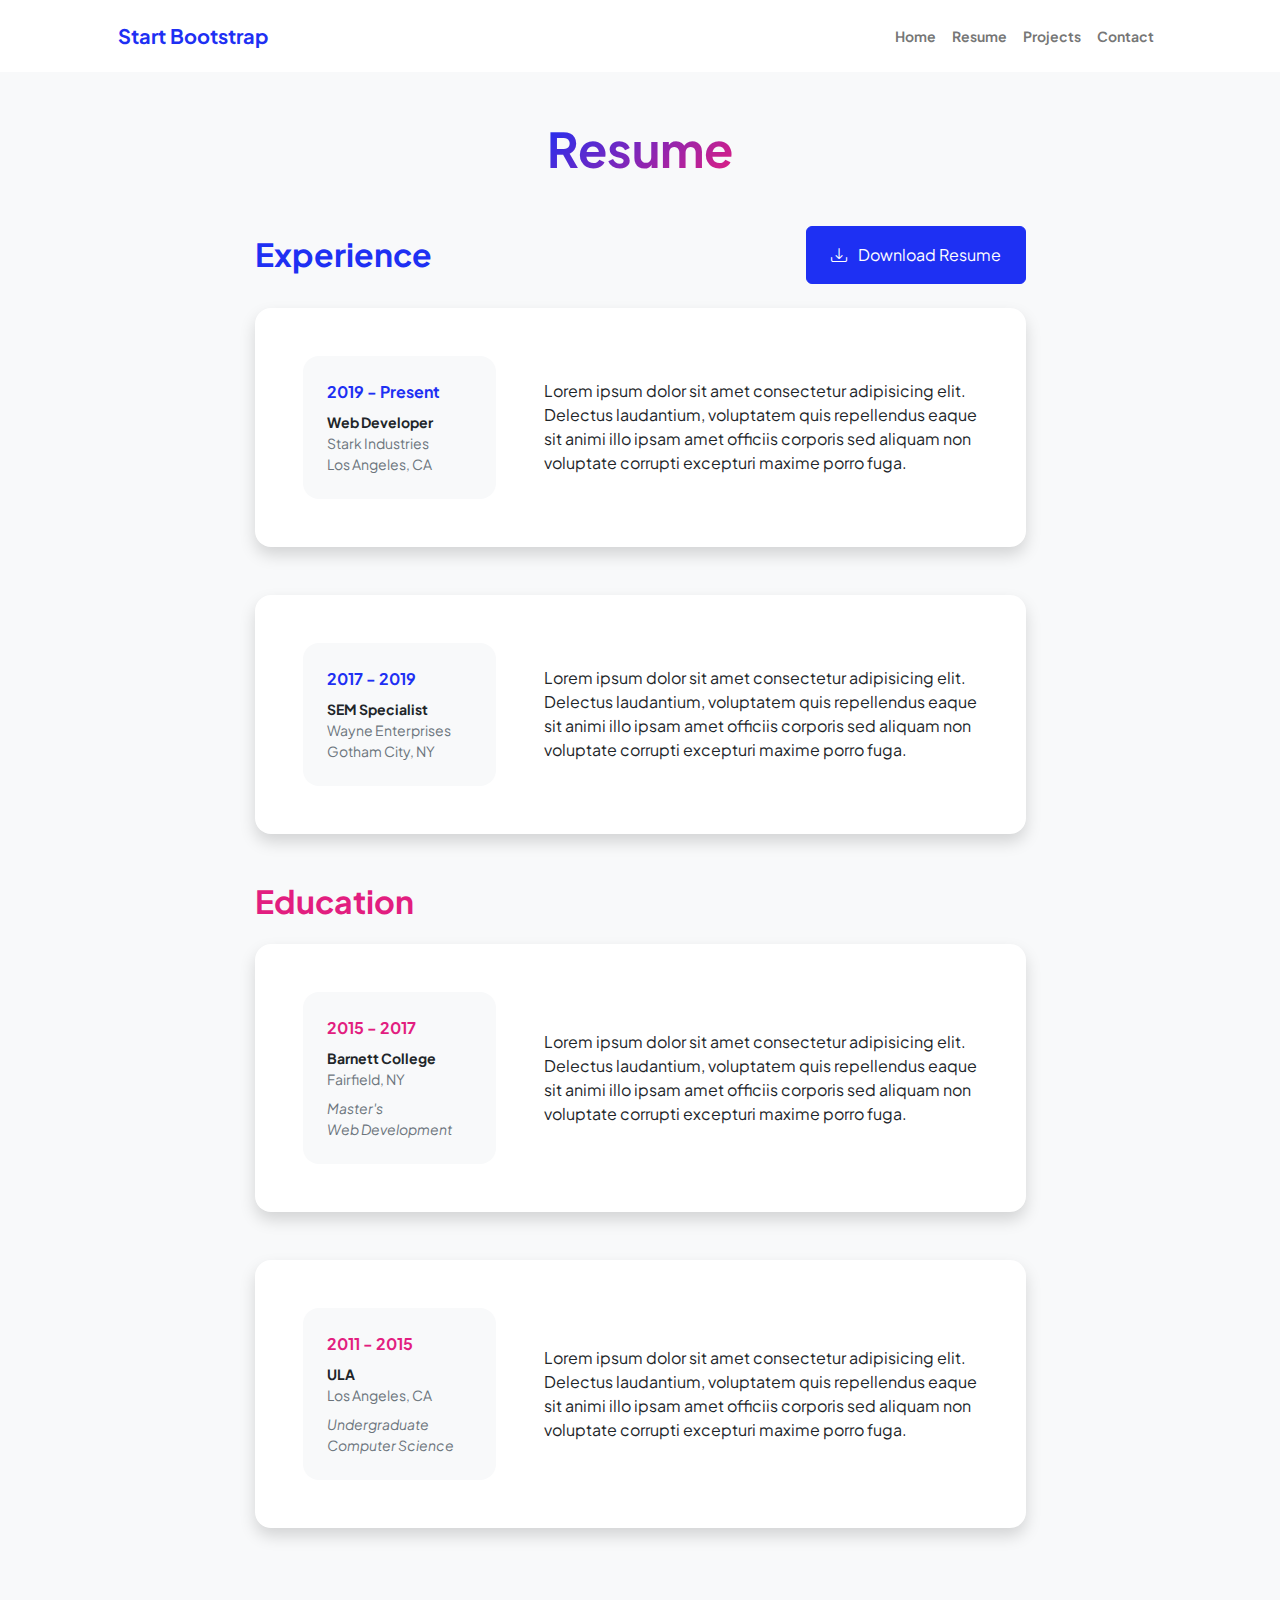
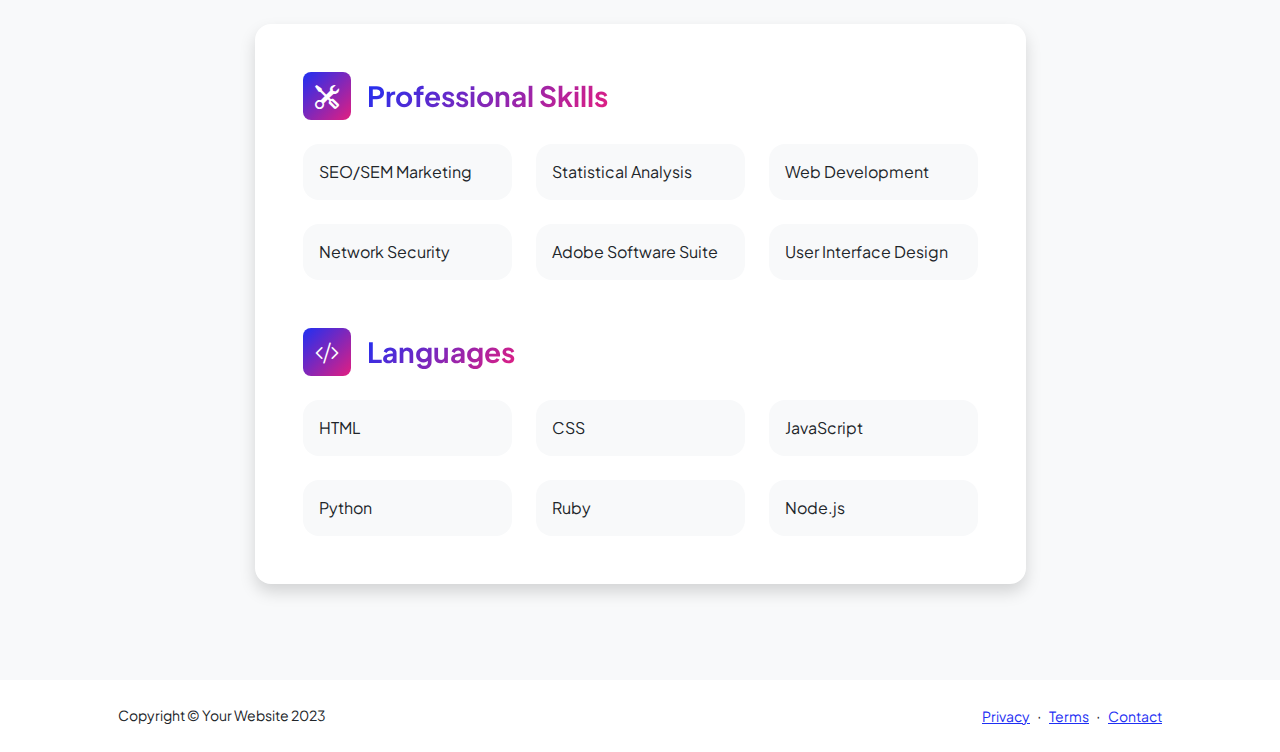
<file: resume.html>
<!DOCTYPE html>
<html lang="en">
    <head>
        <meta charset="utf-8" />
        <meta name="viewport" content="width=device-width, initial-scale=1, shrink-to-fit=no" />
        <meta name="description" content="" />
        <meta name="author" content="" />
        <title>Personal - Start Bootstrap Template</title>
        <!-- Favicon-->
        <link rel="icon" type="image/x-icon" href="assets/favicon.ico" />
        <!-- Custom Google font-->
        <link rel="preconnect" href="https://fonts.googleapis.com" />
        <link rel="preconnect" href="https://fonts.gstatic.com" crossorigin />
        <link href="https://fonts.googleapis.com/css2?family=Plus+Jakarta+Sans:wght@100;200;300;400;500;600;700;800;900&amp;display=swap" rel="stylesheet" />
        <!-- Bootstrap icons-->
        <link href="https://cdn.jsdelivr.net/npm/bootstrap-icons@1.8.1/font/bootstrap-icons.css" rel="stylesheet" />
        <!-- Core theme CSS (includes Bootstrap)-->
        <link href="css/styles.css" rel="stylesheet" />
    </head>
    <body class="d-flex flex-column h-100 bg-light">
        <main class="flex-shrink-0">
            <!-- Navigation-->
            <nav class="navbar navbar-expand-lg navbar-light bg-white py-3">
                <div class="container px-5">
                    <a class="navbar-brand" href="index.html"><span class="fw-bolder text-primary">Start Bootstrap</span></a>
                    <button class="navbar-toggler" type="button" data-bs-toggle="collapse" data-bs-target="#navbarSupportedContent" aria-controls="navbarSupportedContent" aria-expanded="false" aria-label="Toggle navigation"><span class="navbar-toggler-icon"></span></button>
                    <div class="collapse navbar-collapse" id="navbarSupportedContent">
                        <ul class="navbar-nav ms-auto mb-2 mb-lg-0 small fw-bolder">
                            <li class="nav-item"><a class="nav-link" href="index.html">Home</a></li>
                            <li class="nav-item"><a class="nav-link" href="resume.html">Resume</a></li>
                            <li class="nav-item"><a class="nav-link" href="projects.html">Projects</a></li>
                            <li class="nav-item"><a class="nav-link" href="contact.html">Contact</a></li>
                        </ul>
                    </div>
                </div>
            </nav>
            <!-- Page Content-->
            <div class="container px-5 my-5">
                <div class="text-center mb-5">
                    <h1 class="display-5 fw-bolder mb-0"><span class="text-gradient d-inline">Resume</span></h1>
                </div>
                <div class="row gx-5 justify-content-center">
                    <div class="col-lg-11 col-xl-9 col-xxl-8">
                        <!-- Experience Section-->
                        <section>
                            <div class="d-flex align-items-center justify-content-between mb-4">
                                <h2 class="text-primary fw-bolder mb-0">Experience</h2>
                                <!-- Download resume button-->
                                <!-- Note: Set the link href target to a PDF file within your project-->
                                <a class="btn btn-primary px-4 py-3" href="#!">
                                    <div class="d-inline-block bi bi-download me-2"></div>
                                    Download Resume
                                </a>
                            </div>
                            <!-- Experience Card 1-->
                            <div class="card shadow border-0 rounded-4 mb-5">
                                <div class="card-body p-5">
                                    <div class="row align-items-center gx-5">
                                        <div class="col text-center text-lg-start mb-4 mb-lg-0">
                                            <div class="bg-light p-4 rounded-4">
                                                <div class="text-primary fw-bolder mb-2">2019 - Present</div>
                                                <div class="small fw-bolder">Web Developer</div>
                                                <div class="small text-muted">Stark Industries</div>
                                                <div class="small text-muted">Los Angeles, CA</div>
                                            </div>
                                        </div>
                                        <div class="col-lg-8"><div>Lorem ipsum dolor sit amet consectetur adipisicing elit. Delectus laudantium, voluptatem quis repellendus eaque sit animi illo ipsam amet officiis corporis sed aliquam non voluptate corrupti excepturi maxime porro fuga.</div></div>
                                    </div>
                                </div>
                            </div>
                            <!-- Experience Card 2-->
                            <div class="card shadow border-0 rounded-4 mb-5">
                                <div class="card-body p-5">
                                    <div class="row align-items-center gx-5">
                                        <div class="col text-center text-lg-start mb-4 mb-lg-0">
                                            <div class="bg-light p-4 rounded-4">
                                                <div class="text-primary fw-bolder mb-2">2017 - 2019</div>
                                                <div class="small fw-bolder">SEM Specialist</div>
                                                <div class="small text-muted">Wayne Enterprises</div>
                                                <div class="small text-muted">Gotham City, NY</div>
                                            </div>
                                        </div>
                                        <div class="col-lg-8"><div>Lorem ipsum dolor sit amet consectetur adipisicing elit. Delectus laudantium, voluptatem quis repellendus eaque sit animi illo ipsam amet officiis corporis sed aliquam non voluptate corrupti excepturi maxime porro fuga.</div></div>
                                    </div>
                                </div>
                            </div>
                        </section>
                        <!-- Education Section-->
                        <section>
                            <h2 class="text-secondary fw-bolder mb-4">Education</h2>
                            <!-- Education Card 1-->
                            <div class="card shadow border-0 rounded-4 mb-5">
                                <div class="card-body p-5">
                                    <div class="row align-items-center gx-5">
                                        <div class="col text-center text-lg-start mb-4 mb-lg-0">
                                            <div class="bg-light p-4 rounded-4">
                                                <div class="text-secondary fw-bolder mb-2">2015 - 2017</div>
                                                <div class="mb-2">
                                                    <div class="small fw-bolder">Barnett College</div>
                                                    <div class="small text-muted">Fairfield, NY</div>
                                                </div>
                                                <div class="fst-italic">
                                                    <div class="small text-muted">Master's</div>
                                                    <div class="small text-muted">Web Development</div>
                                                </div>
                                            </div>
                                        </div>
                                        <div class="col-lg-8"><div>Lorem ipsum dolor sit amet consectetur adipisicing elit. Delectus laudantium, voluptatem quis repellendus eaque sit animi illo ipsam amet officiis corporis sed aliquam non voluptate corrupti excepturi maxime porro fuga.</div></div>
                                    </div>
                                </div>
                            </div>
                            <!-- Education Card 2-->
                            <div class="card shadow border-0 rounded-4 mb-5">
                                <div class="card-body p-5">
                                    <div class="row align-items-center gx-5">
                                        <div class="col text-center text-lg-start mb-4 mb-lg-0">
                                            <div class="bg-light p-4 rounded-4">
                                                <div class="text-secondary fw-bolder mb-2">2011 - 2015</div>
                                                <div class="mb-2">
                                                    <div class="small fw-bolder">ULA</div>
                                                    <div class="small text-muted">Los Angeles, CA</div>
                                                </div>
                                                <div class="fst-italic">
                                                    <div class="small text-muted">Undergraduate</div>
                                                    <div class="small text-muted">Computer Science</div>
                                                </div>
                                            </div>
                                        </div>
                                        <div class="col-lg-8"><div>Lorem ipsum dolor sit amet consectetur adipisicing elit. Delectus laudantium, voluptatem quis repellendus eaque sit animi illo ipsam amet officiis corporis sed aliquam non voluptate corrupti excepturi maxime porro fuga.</div></div>
                                    </div>
                                </div>
                            </div>
                        </section>
                        <!-- Divider-->
                        <div class="pb-5"></div>
                        <!-- Skills Section-->
                        <section>
                            <!-- Skillset Card-->
                            <div class="card shadow border-0 rounded-4 mb-5">
                                <div class="card-body p-5">
                                    <!-- Professional skills list-->
                                    <div class="mb-5">
                                        <div class="d-flex align-items-center mb-4">
                                            <div class="feature bg-primary bg-gradient-primary-to-secondary text-white rounded-3 me-3"><i class="bi bi-tools"></i></div>
                                            <h3 class="fw-bolder mb-0"><span class="text-gradient d-inline">Professional Skills</span></h3>
                                        </div>
                                        <div class="row row-cols-1 row-cols-md-3 mb-4">
                                            <div class="col mb-4 mb-md-0"><div class="d-flex align-items-center bg-light rounded-4 p-3 h-100">SEO/SEM Marketing</div></div>
                                            <div class="col mb-4 mb-md-0"><div class="d-flex align-items-center bg-light rounded-4 p-3 h-100">Statistical Analysis</div></div>
                                            <div class="col"><div class="d-flex align-items-center bg-light rounded-4 p-3 h-100">Web Development</div></div>
                                        </div>
                                        <div class="row row-cols-1 row-cols-md-3">
                                            <div class="col mb-4 mb-md-0"><div class="d-flex align-items-center bg-light rounded-4 p-3 h-100">Network Security</div></div>
                                            <div class="col mb-4 mb-md-0"><div class="d-flex align-items-center bg-light rounded-4 p-3 h-100">Adobe Software Suite</div></div>
                                            <div class="col"><div class="d-flex align-items-center bg-light rounded-4 p-3 h-100">User Interface Design</div></div>
                                        </div>
                                    </div>
                                    <!-- Languages list-->
                                    <div class="mb-0">
                                        <div class="d-flex align-items-center mb-4">
                                            <div class="feature bg-primary bg-gradient-primary-to-secondary text-white rounded-3 me-3"><i class="bi bi-code-slash"></i></div>
                                            <h3 class="fw-bolder mb-0"><span class="text-gradient d-inline">Languages</span></h3>
                                        </div>
                                        <div class="row row-cols-1 row-cols-md-3 mb-4">
                                            <div class="col mb-4 mb-md-0"><div class="d-flex align-items-center bg-light rounded-4 p-3 h-100">HTML</div></div>
                                            <div class="col mb-4 mb-md-0"><div class="d-flex align-items-center bg-light rounded-4 p-3 h-100">CSS</div></div>
                                            <div class="col"><div class="d-flex align-items-center bg-light rounded-4 p-3 h-100">JavaScript</div></div>
                                        </div>
                                        <div class="row row-cols-1 row-cols-md-3">
                                            <div class="col mb-4 mb-md-0"><div class="d-flex align-items-center bg-light rounded-4 p-3 h-100">Python</div></div>
                                            <div class="col mb-4 mb-md-0"><div class="d-flex align-items-center bg-light rounded-4 p-3 h-100">Ruby</div></div>
                                            <div class="col"><div class="d-flex align-items-center bg-light rounded-4 p-3 h-100">Node.js</div></div>
                                        </div>
                                    </div>
                                </div>
                            </div>
                        </section>
                    </div>
                </div>
            </div>
        </main>
        <!-- Footer-->
        <footer class="bg-white py-4 mt-auto">
            <div class="container px-5">
                <div class="row align-items-center justify-content-between flex-column flex-sm-row">
                    <div class="col-auto"><div class="small m-0">Copyright &copy; Your Website 2023</div></div>
                    <div class="col-auto">
                        <a class="small" href="#!">Privacy</a>
                        <span class="mx-1">&middot;</span>
                        <a class="small" href="#!">Terms</a>
                        <span class="mx-1">&middot;</span>
                        <a class="small" href="#!">Contact</a>
                    </div>
                </div>
            </div>
        </footer>
        <!-- Bootstrap core JS-->
        <script src="https://cdn.jsdelivr.net/npm/bootstrap@5.2.3/dist/js/bootstrap.bundle.min.js"></script>
        <!-- Core theme JS-->
        <script src="js/scripts.js"></script>
    </body>
</html>
</file>
